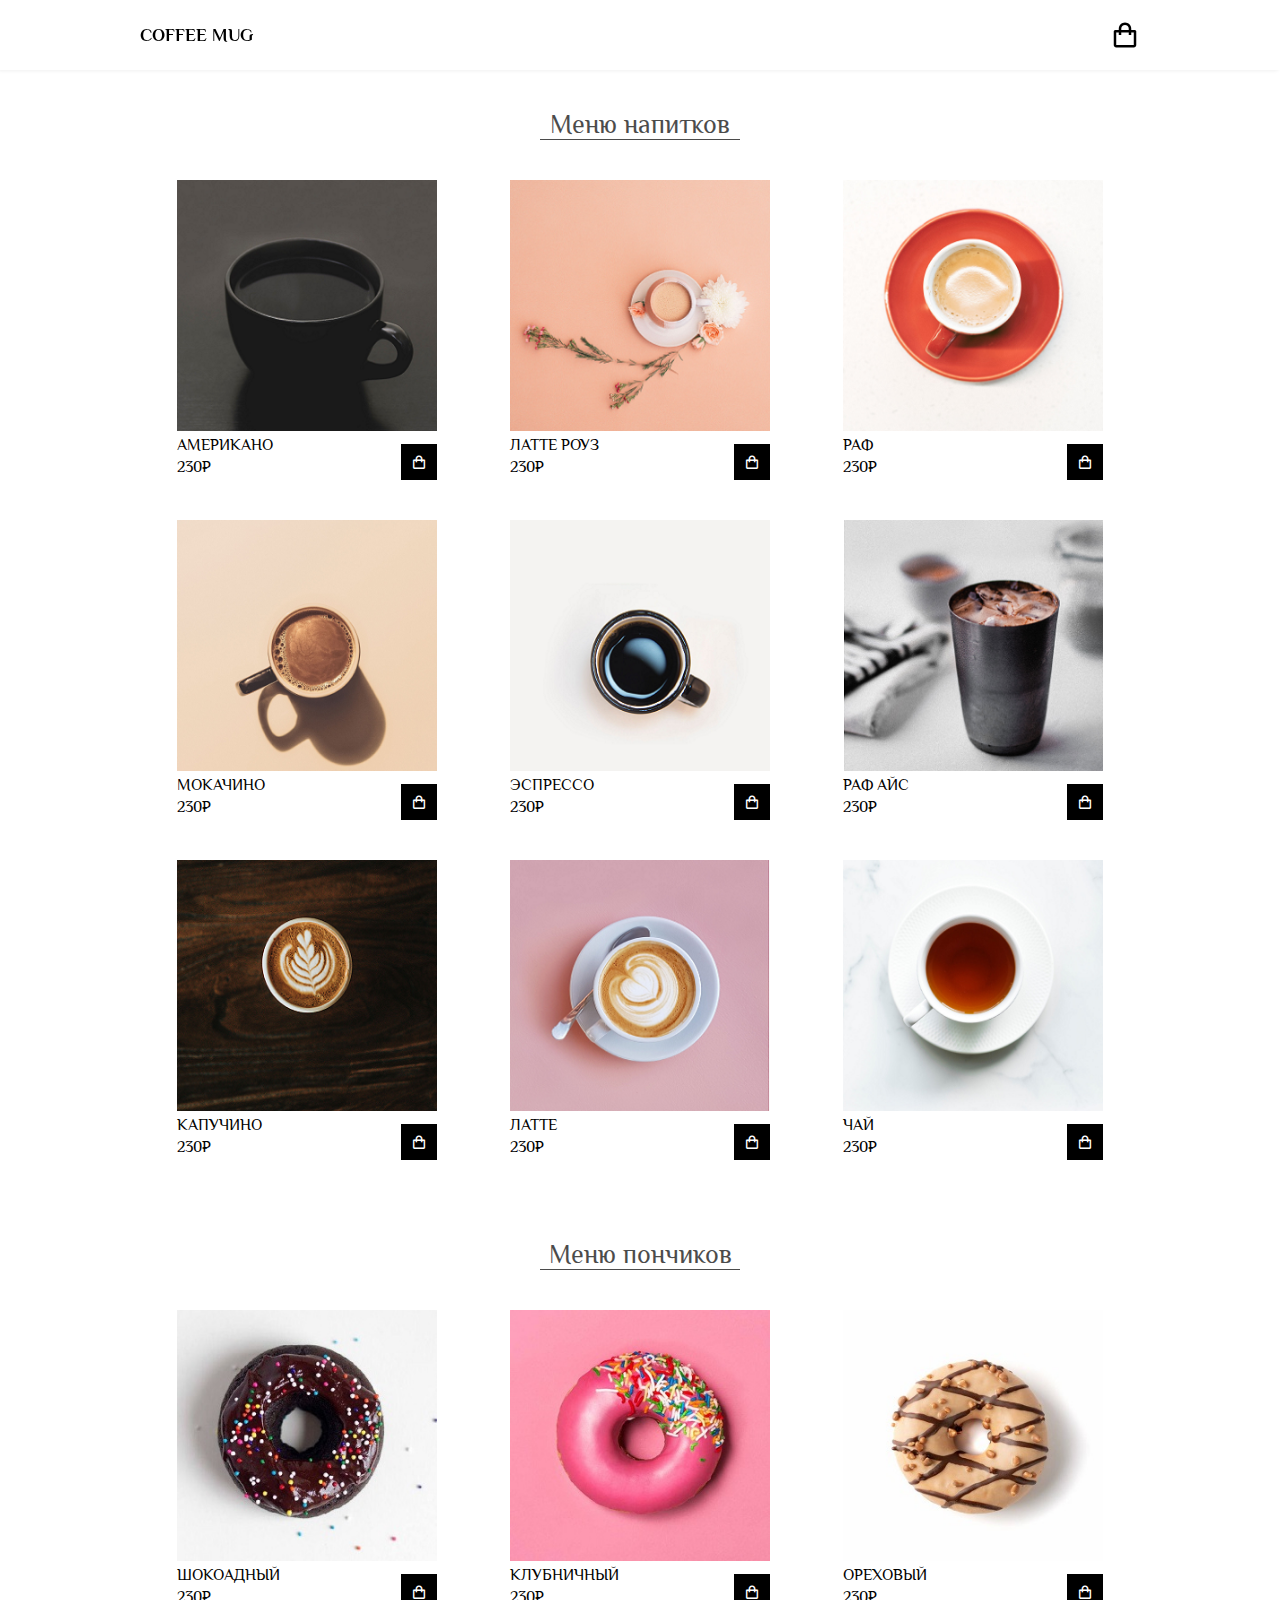
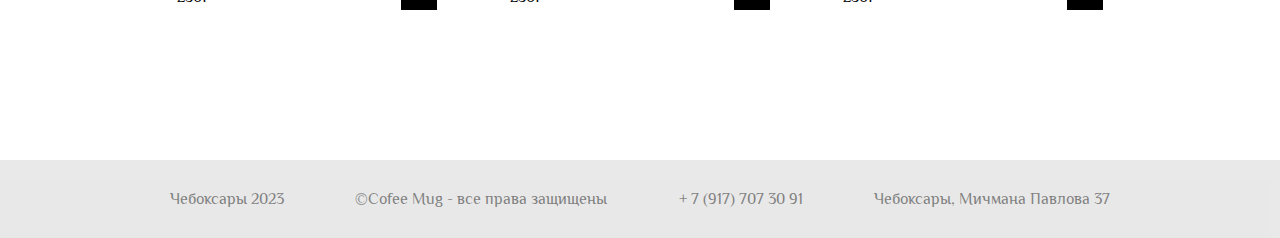
<file: index2.html>
<!DOCTYPE html>
<html lang="en">
<head>
	<meta charset="UTF-8">
	<title>МЕНЮ</title>
	<link rel="stylesheet" href="style2.css">
	<link href='https://unpkg.com/boxicons@2.1.4/css/boxicons.min.css' rel='stylesheet'>
	 <link rel="preconnect" href="https://fonts.googleapis.com">
	<link rel="preconnect" href="https://fonts.gstatic.com" crossorigin>
	<link href="https://fonts.googleapis.com/css2?family=Philosopher&display=swap" rel="stylesheet">
</head>
<body>
	<header>
	<div class="nav container">
		<a href="index.html" class="logo">COFFEE MUG</a>
		<i class='bx bx-shopping-bag' id="cart-icon" ></i>
		<div class="cart">
			<h2 class="cart-title">Корзина</h2>
			<div class="cart-content">
			</div>
			<div class="total">
				<div class="total-title">СУММА</div>
				<div class="total-price">0</div>
			</div>
			<form class='contacts-form' action='#'>
                        <input class='contacts-input' type='text' placeholder="Ваше имя">
                        <input class='contacts-input' type='tel' placeholder="Номер телефона">
			</form>
			<button type="button" class="btn-buy">Заказать</button>
			<i class="bx bx-x" id="close-cart"></i>
		</div>
	</div>
	</header>
	<div class='container2'>
	    <div class='menu'>

        <span class='menu1'  >Меню напитков
        </span>		
    </div>
</div>
	<section class="shop container">
		<div class="shop-content">
			<div class="product-box">
				<img src="product1.png" alt="" class="product-img">
				<h2 class="product-title">АМЕРИКАНО</h2>
				<span class="price">230₽</span>
				<i class='bx bx-shopping-bag add-cart' ></i>
			</div>
				<div class="product-box">
				<img src="product2.png" alt="" class="product-img">
				<h2 class="product-title">ЛАТТЕ РОУЗ</h2>
				<span class="price">230₽</span>
				<i class='bx bx-shopping-bag add-cart' ></i>
			</div>
			<div class="product-box">
				<img src="product3.png" alt="" class="product-img">
				<h2 class="product-title">РАФ</h2>
				<span class="price">230₽</span>
				<i class='bx bx-shopping-bag add-cart' ></i>
			</div>
		</div>		
		<div class="shop-content">
			<div class="product-box">
				<img src="cocoa.png" alt="" class="product-img">
				<h2 class="product-title">МОКАЧИНО</h2>
				<span class="price">230₽</span>
				<i class='bx bx-shopping-bag add-cart' ></i>
			</div>
				<div class="product-box">
				<img src="espr.png" alt="" class="product-img">
				<h2 class="product-title">ЭСПРЕССО</h2>
				<span class="price">230₽</span>
				<i class='bx bx-shopping-bag add-cart' ></i>
			</div>
			<div class="product-box">
				<img src="ice.png" alt="" class="product-img">
				<h2 class="product-title">РАФ АЙС</h2>
				<span class="price">230₽</span>
				<i class='bx bx-shopping-bag add-cart' ></i>
			</div>
		</div>	
			<div class="shop-content">
			<div class="product-box">
				<img src="kapuc.png" alt="" class="product-img">
				<h2 class="product-title">КАПУЧИНО</h2>
				<span class="price">230₽</span>
				<i class='bx bx-shopping-bag add-cart' ></i>
			</div>
			
				<div class="product-box">
				<img src="latte.png" alt="" class="product-img">
				<h2 class="product-title">ЛАТТЕ</h2>
				<span class="price">230₽</span>
				<i class='bx bx-shopping-bag add-cart' ></i>
			</div>
			<div class="product-box">
				<img src="tea.png" alt="" class="product-img">
				<h2 class="product-title">ЧАЙ</h2>
				<span class="price">230₽</span>
				<i class='bx bx-shopping-bag add-cart' ></i>
			</div>
		</div>
	<div class='men3'>
        <span class='menu1'>Меню пончиков
        </span>		
    </div>
    	<div class="shop-content">
			<div class="product-box">
				<img src="choc.jpg" alt="" class="product-img">
				<h2 class="product-title">ШОКОАДНЫЙ</h2>
				<span class="price">230₽</span>
				<i class='bx bx-shopping-bag add-cart' ></i>
			</div>
				<div class="product-box">
				<img src="klub.jpg" alt="" class="product-img">
				<h2 class="product-title">КЛУБНИЧНЫЙ</h2>
				<span class="price">230₽</span>
				<i class='bx bx-shopping-bag add-cart' ></i>
			</div>
			<div class="product-box">
				<img src="oreh.jpg" alt="" class="product-img">
				<h2 class="product-title">ОРЕХОВЫЙ</h2>
				<span class="price">230₽</span>
				<i class='bx bx-shopping-bag add-cart' ></i>
			</div>
		</div>
	</section>
 <footer>
        <div class='ftr1'>
       <span class='ftr'>
		   <div class='footer5'>
           <div class='footer'>
           <div class='cheb'>Чебоксары 2023</div>
           <div class='mug'>©Cofee Mug - все права защищены</div>
           <div class='number'>+ 7 (917) 707 30 91</div>
           <div class='adr'> Чебоксары, Мичмана Павлова 37</div>
               </div>
		   </div>
        </span>
    </div>
 </footer>
	<script src="main.js"></script>
</body>
</html>
</file>
<file: style2.css>
@import url('https://fonts.googleapis.com/css2?family=Philosopher&display=swap');
*{
	font-family: 'Philosopher', sans-serif;
	margin: 0;
	padding: 0;
	box-sizing: border-box;
	list-style: none;
	text-decoration: none;
}
img{
	width: 100%;
}
.container{
	max-width: 1000px;
	margin: auto;
	width: 100%;
	max-height: 1500px;
}
.section{
	padding: 64px 0 48px;	
}
header{
	position: fixed;
	top: 0;
	left: 0;
	width: 100%;
	background: #fff;
	z-index: 100;
	box-shadow:  -2px 0 4px hsl(0 4% 15% / 10%);
}
.nav{
	display: flex;
	align-items: center;
	justify-content: space-between;
	padding: 20px 0;
}
.logo{
	font-family: 'Philosopher', sans-serif;
	font-size: 18px;
	color: black;
	font-weight: 600;
}

#cart-icon{
	font-size: 30px;;
	cursor: pointer;
}
.contacts-form{
    width: 100%;
    padding: 10px 40px;
    text-align: center;
}
.contacts-title{
    margin: 0 0 60px;
    text-transform: uppercase;
    font-size: 30px;
    line-height: 40px;
    text-align: left;
}
.contacts-input{
    padding: 10px 0;
    border: none;
    border-bottom: 1px solid black;
    display: block;
    width: 100%;
    margin-bottom: 20px;
    color: black;
}
.contacts-input::placeholder{
    font-size: 14px;
    line-height: 18px;
    color: black;
    opacity: 0.7;
    font-family: 'Cardo', serif;
    font-weight: 400;
}
.contacts-form p{
    opacity: 0.7;
    text-align: center;
    margin: 30px 0;
}
.cart{
	position: fixed;
	top: 0;
	right: -100%;
	width: 360px;
	min-height: 100vh;
	padding: 20px;
	box-shadow: -2px 0 4px hsl(0 4% 15% / 10%);
	transition: 0.3s;
}
.cart.active{
	right: 0;
	background-color: white;
	overflow: scroll;
  height: 500px;
}
.cart-title{
	text-align: center;
	font-size: 24px;
	font-weight: 600;
	margin-top: 32px;
}
.cart-box{
	display: grid;
	grid-template-columns: 32% 50% 18%;
	align-items: center;
	margin-top: 16px;
}
.cart-img{
	width: 100px;
	height: 100px;
	object-fit: contain;
	padding: 10px;
}
.detail-box{
	display: grid;
	grid-row-gap: 8px;	
}
.cart-product-title{
	font-size: 8px;
	text-transform: uppercase;
}
.cart-price{
	font-weight: 500;
}
.cart-quantity{
	border: 1px solid black;
	outline-color: navajowhite;
	width: 40px;
	text-align: center;
	font-size: 16px;	
}
.cart-remove{
	font-size: 24px;
	color: black;
	cursor: pointer;
	opacity: 0.2;
}
.total{
	display: flex;
	justify-content: flex-end;
	margin: 24px;
	border-top: 1px solid black;
}
.total-title{
	font-size: 16px;
	font-weight: 600;
}
.total-price{
	margin-left: 8px;
}
.btn-buy{
	display: flex;
	margin: 0 auto;
	padding: 12px 20px;
	border: none;
	background-color: red;
	color: white;
	font-size: 20px;
	font-weight: 500;
	cursor: pointer;
	border-radius: 3px;
}
.btn-buy:hover{
	background-color: darkred;
}
#close-cart{
	position: absolute;
	top: 8px;
	right: 6px;
	font-size: 32px;
	color: black;
	cursor: pointer;
}
.section-title{
	font-size: 24px;
	font-weight: 600;
	text-align: center;
	margin-bottom: 24px;
}
.container2{
	padding-top: 100px;
}
.menu{
	padding-top: 10px;
    text-align: center;
    max-width: 200px;
    margin: 0 auto;
    opacity: 0.7;
    border-width: medium;
    border-bottom: 1px solid black;
}
.menu1{
	font-family: 'Philosopher', sans-serif;
    font-weight: 300;
	font-size: 26px;
}
.shop-content{
	    padding-top: 40px;
    display: flex;
    justify-content: space-around;
	max-width: 1000px;
	margin: 0 auto;
}
.product-box{
	position: relative;
	   margin: 0px auto;
	   width: 260px;
   	 height: 300px;  
}
.product-box:hover{
	padding: 10px;
	border: 1px solid black;
	transition: 0.4s;
}
.product-img{
	width: 100%;
	height: auto;
	margin-bottom: 0.5px;
}
.product-title{
	font-family: 'Philosopher', sans-serif;
	font-size: 16px;
	font-weight: 200;
	text-transform: uppercase;
	margin-bottom: 4px;
}
.price{
	font-family: 'Philosopher', sans-serif;
	font-weight:500; 
}
.add-cart{
	position: absolute;
	bottom: 0;
	right: 0;
	padding: 10px;
	cursor: pointer;
	background-color: black;
	color: white;
}
.add-cart:hover{
	background-color: gray;
}
.footer{
    padding-top: 10px;
    display: flex;
    text-align: center;
    margin: 0 auto;
    max-width: 1000px;
    justify-content: space-between;
    padding: 30px;
}
.footer5{
	background-color: lightgrey; 
}
.ftr{
	font-family: 'Philosopher', sans-serif;
    opacity: 0.5;
}
.ftr1{
	padding-top: 150px;
}
.men3{
	padding-top: 80px;
    text-align: center;
    max-width: 200px;
    margin: 0 auto;
    opacity: 0.7;
    border-width: medium;
    border-bottom: 1px solid black;
}
</file>
